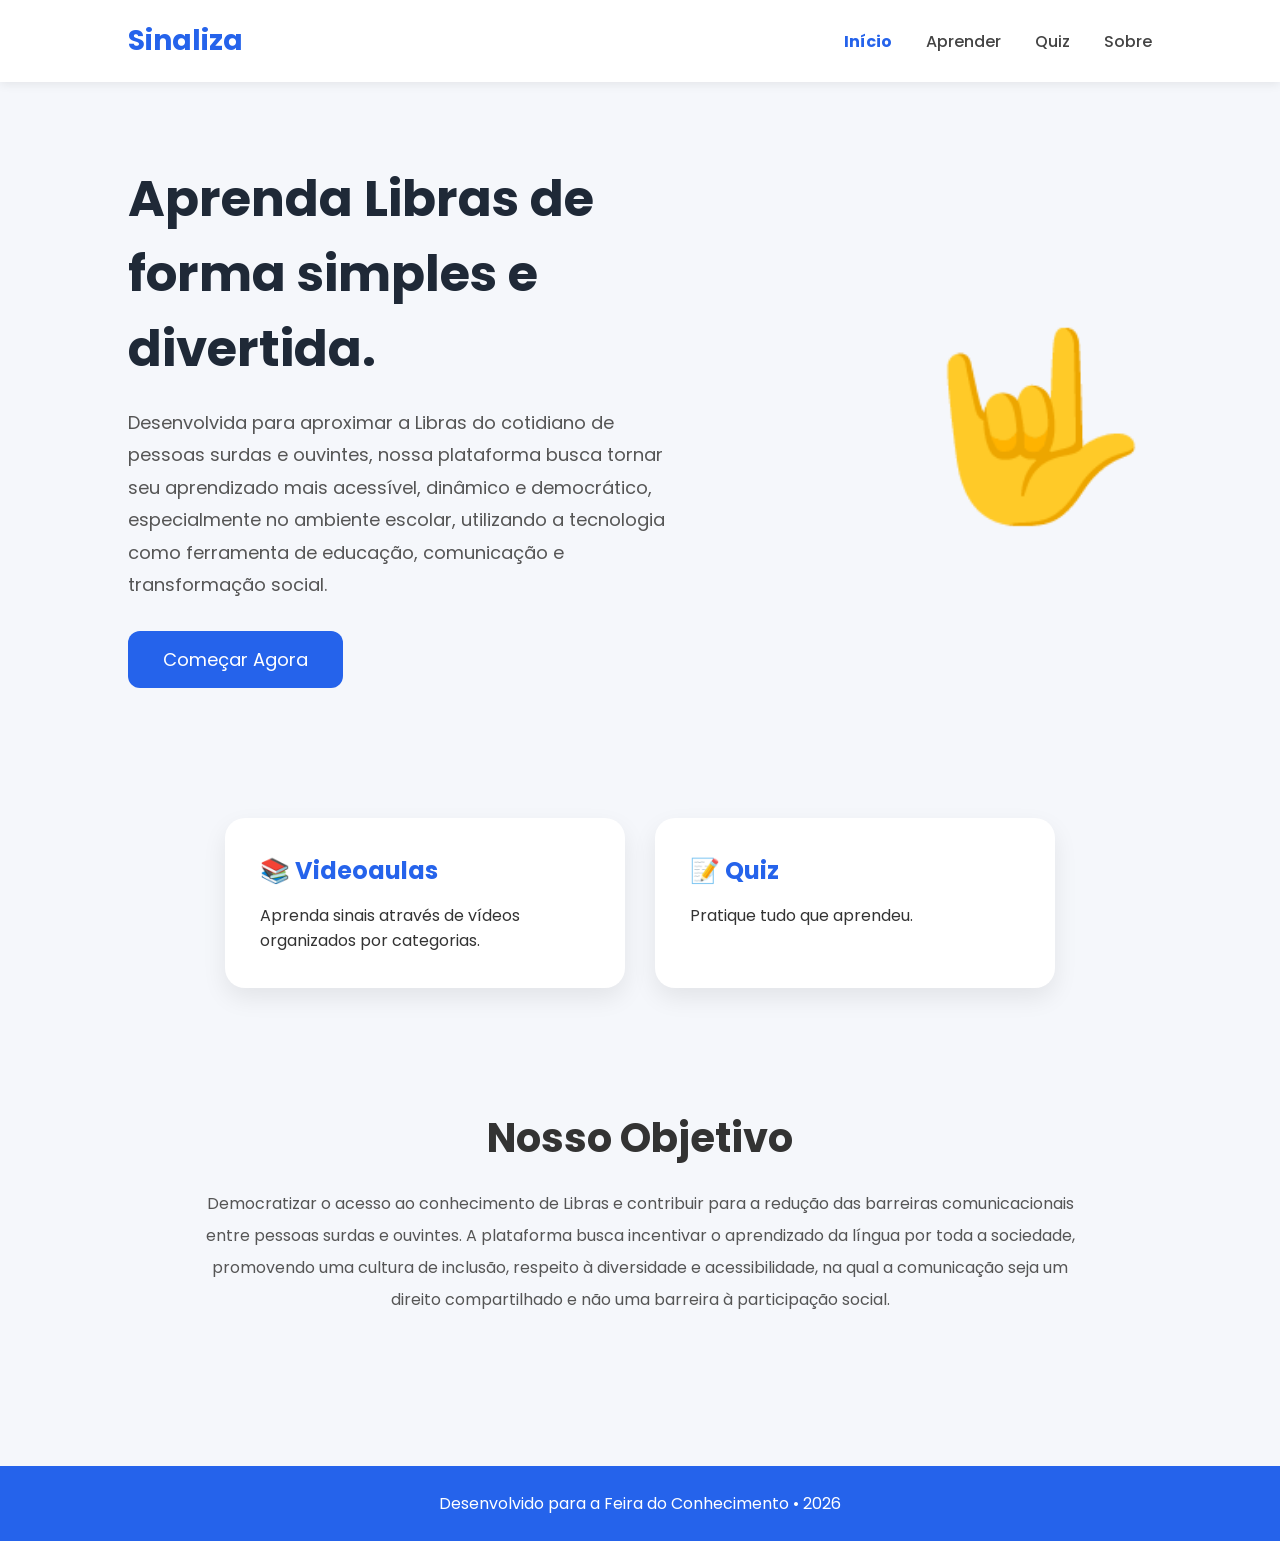
<file: index.html>
<!DOCTYPE html>
<html lang="pt-BR">
<head>
  <meta charset="UTF-8">
  <meta name="viewport" content="width=device-width, initial-scale=1.0">
  <title>Sinaliza</title>
  <link rel="stylesheet" href="css/style.css">
  <link href="https://fonts.googleapis.com/css2?family=Poppins:wght@300;400;500;600;700&display=swap" rel="stylesheet">
  <link rel="icon" href="data:image/svg+xml,<svg xmlns=%22http://www.w3.org/2000/svg%22 viewBox=%220 0 100 100%22><text y=%22.9em%22 font-size=%2290%22>🤟</text></svg>">
</head>
<body>
  <header>
    <div class="logo">Sinaliza</div>
    <nav>
      <a href="index.html" class="ativo">Início</a>
      <a href="aprender.html">Aprender</a>
      <a href="quiz.html">Quiz</a>
      <a href="sobre.html">Sobre</a>
      
    </nav>
  </header>

  <main>
    <section class="hero">
      <div class="hero-text">
        <h1>Aprenda Libras de forma simples e divertida.</h1>
        <p>Desenvolvida para aproximar a Libras do cotidiano de pessoas surdas e ouvintes, nossa plataforma busca tornar seu aprendizado mais acessível, dinâmico e democrático, especialmente no ambiente escolar, utilizando a tecnologia como ferramenta de educação, comunicação e transformação social.</p>
        <a href="aprender.html" class="btn">Começar Agora</a>
      </div>
      <div class="hero-image" aria-hidden="true">🤟</div>
    </section>

    <section class="cards">
      <div class="card">
        <h2>📚 Videoaulas</h2>
        <p>Aprenda sinais através de vídeos organizados por categorias.</p>
      </div>
      <div class="card">
        <h2>📝 Quiz</h2>
        <p>Pratique tudo que aprendeu.</p>
      </div>
    </section>

    <section class="objetivo">
      <h2>Nosso Objetivo</h2>
      <p>Democratizar o acesso ao conhecimento de Libras e contribuir para a redução das barreiras comunicacionais entre pessoas surdas e ouvintes. A plataforma busca incentivar o aprendizado da língua por toda a sociedade, promovendo uma cultura de inclusão, respeito à diversidade e acessibilidade, na qual a comunicação seja um direito compartilhado e não uma barreira à participação social.</p>
    </section>
  </main>

  <footer>Desenvolvido para a Feira do Conhecimento • 2026</footer>
</body>
</html>
</file>
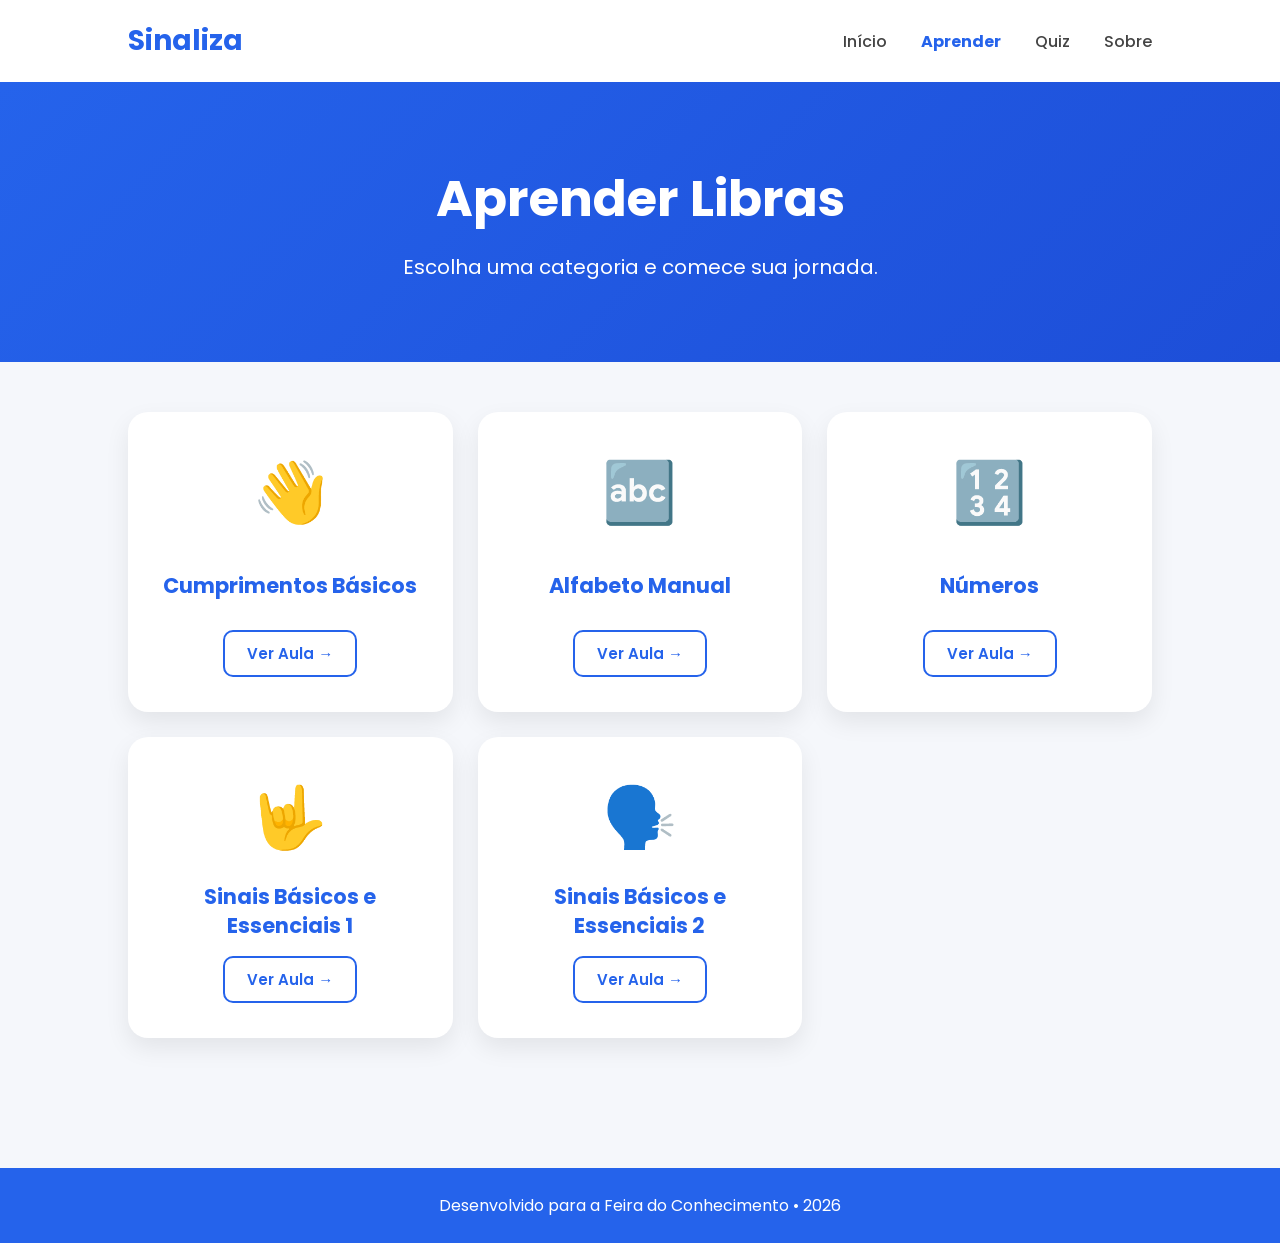
<file: aprender.html>
<!doctype html>
<html lang="pt-BR">
  <head>
    <meta charset="UTF-8" />
    <meta name="viewport" content="width=device-width, initial-scale=1.0" />
    <title>Sinaliza</title>
    <link rel="stylesheet" href="css/style.css" />
    <link
      href="https://fonts.googleapis.com/css2?family=Poppins:wght@300;400;500;600;700&display=swap"
      rel="stylesheet"
    />
    <link
      rel="icon"
      href="data:image/svg+xml,<svg xmlns=%22http://www.w3.org/2000/svg%22 viewBox=%220 0 100 100%22><text y=%22.9em%22 font-size=%2290%22>🤟</text></svg>"
    />
  </head>
  <body>
    <header>
      <div class="logo">Sinaliza</div>
      <nav>
        <a href="index.html">Início</a>
        <a href="aprender.html" class="ativo">Aprender</a>
        <a href="quiz.html">Quiz</a>
        <a href="sobre.html">Sobre</a>
      </nav>
    </header>

    <main>
      <section class="banner-aprender">
        <h1>Aprender Libras</h1>
        <p>Escolha uma categoria e comece sua jornada.</p>
      </section>

      <section class="categorias">
        <div class="categoria-card">
          <div class="icone">👋</div>
          <h2>Cumprimentos Básicos</h2>
          <button
            class="btn-comecar"
            type="button"
            onclick="abrirAula('Cumprimentos Básicos', 'P3mZL-tkJXI')"
          >
            Ver Aula →
          </button>
        </div>

        <div class="categoria-card">
          <div class="icone">🔤</div>
          <h2>Alfabeto Manual</h2>
          <button
            class="btn-comecar"
            type="button"
            onclick="abrirAula('Alfabeto Manual', 'B8aEUfzdYA0')"
          >
            Ver Aula →
          </button>
        </div>

        <div class="categoria-card">
          <div class="icone">🔢</div>
          <h2>Números</h2>
          <button
            class="btn-comecar"
            type="button"
            onclick="abrirAula('Números', 'KcTU2q_OH3o')"
          >
            Ver Aula →
          </button>
        </div>

        <div class="categoria-card">
          <div class="icone">🤟</div>
          <h2>Sinais Básicos e Essenciais 1</h2>
          <button
            class="btn-comecar"
            type="button"
            onclick="abrirAula('Sinais Básicos e Essenciais 1', 'll2XzgChfO4')"
          >
            Ver Aula →
          </button>
        </div>

        <div class="categoria-card">
          <div class="icone">🗣️</div>
          <h2>Sinais Básicos e Essenciais 2</h2>
          <button
            class="btn-comecar"
            type="button"
            onclick="abrirAula('Sinais Básicos e Essenciais 2', 'cStPwyRMb3c')"
          >
            Ver Aula →
          </button>
        </div>
      </section>
      <!-- MODAL DA AULA -->
      <div id="modalAula" class="modal">
        <div class="modal-conteudo">
          <button class="fechar-modal" onclick="fecharAula()">×</button>

          <h2 id="tituloAula">Título da aula</h2>

          <iframe
            id="videoAula"
            src=""
            title="Vídeo da aula"
            frameborder="0"
            allow="
              accelerometer;
              autoplay;
              clipboard-write;
              encrypted-media;
              gyroscope;
              picture-in-picture;
            "
            allowfullscreen
          >
          </iframe>

          <p id="descricaoAula">
            Assista à aula para aprender os sinais básicos de Libras.
          </p>
        </div>
      </div>
    </main>

    <footer>Desenvolvido para a Feira do Conhecimento • 2026</footer>
    <script>
      function abrirAula(titulo, videoId) {
        document.getElementById("tituloAula").textContent = titulo;

        const videoAula = document.getElementById("videoAula");

        videoAula.src = `https://www.youtube.com/embed/${videoId}`;

        document.getElementById("modalAula").classList.add("aberto");

        document.body.style.overflow = "hidden";
      }

      function fecharAula() {
        const modal = document.getElementById("modalAula");
        const videoAula = document.getElementById("videoAula");

        // Para o vídeo ao fechar
        videoAula.src = "";

        modal.classList.remove("aberto");

        document.body.style.overflow = "";
      }
    </script>
  </body>
</html>
</file>
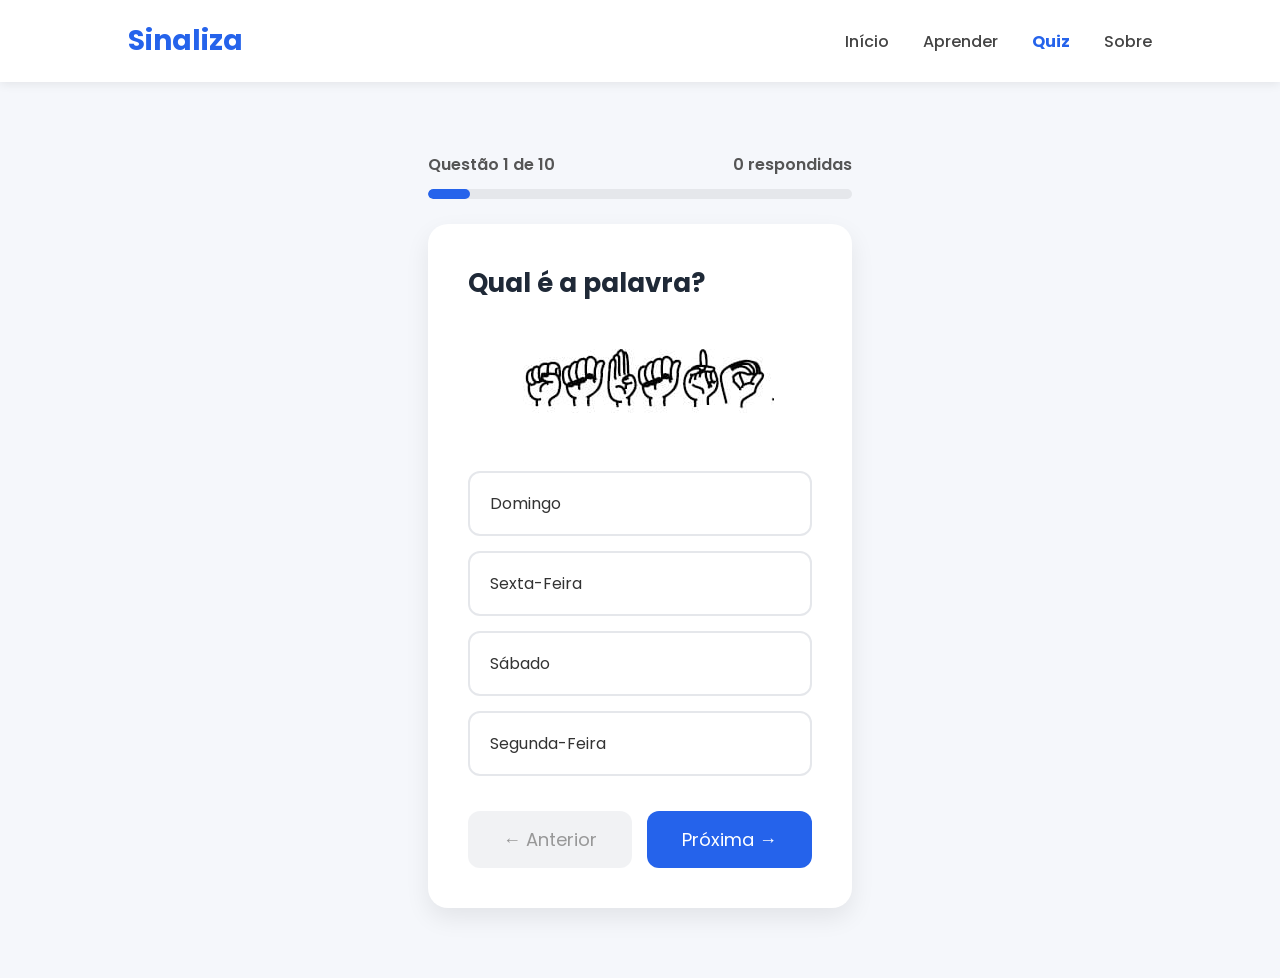
<file: quiz.html>
<!doctype html>
<html lang="pt-BR">
  <head>
    <meta charset="UTF-8" />
    <meta name="viewport" content="width=device-width, initial-scale=1.0" />
    <title>Sinaliza</title>
    <link rel="stylesheet" href="css/style.css" />
    <link
      href="https://fonts.googleapis.com/css2?family=Poppins:wght@300;400;500;600;700&display=swap"
      rel="stylesheet"
    />
    <link
      rel="icon"
      href="data:image/svg+xml,<svg xmlns=%22http://www.w3.org/2000/svg%22 viewBox=%220 0 100 100%22><text y=%22.9em%22 font-size=%2290%22>🤟</text></svg>"
    />
  </head>
  <body>
    <header>
      <div class="logo">Sinaliza</div>
      <nav>
        <a href="index.html">Início</a>
        <a href="aprender.html">Aprender</a>
        <a href="quiz.html" class="ativo">Quiz</a>
        <a href="sobre.html">Sobre</a>
      </nav>
    </header>

    <main class="quiz-container">
      <div class="quiz-topo">
        <span id="numeroQuestao">Questão 1 de 5</span>
        <span id="respondidas">0 respondidas</span>
      </div>

      <div class="quiz-progresso" aria-label="Progresso do quiz">
        <div id="barraQuiz"></div>
      </div>

      <section class="quiz">
        <h1 id="pergunta"></h1>
        <div id="imagemPergunta"></div>
        <div id="respostas"></div>

        <div class="navegacao-quiz">
          <button id="anterior" class="btn-secundario" type="button">
            ← Anterior
          </button>
          <button id="proxima" type="button">Próxima →</button>
        </div>
      </section>

      <section class="resultado" id="resultado">
        <h1>🎉 Quiz Finalizado!</h1>
        <h2 id="pontuacao"></h2>
        <p id="mensagemResultado"></p>
        <button id="refazer" type="button">Refazer Quiz</button>
      </section>
    </main>

    <div class="modal-overlay" id="modalAviso">
      <div class="modal-aviso">
        <div class="modal-icone">⚠️</div>

        <h2>Questão não respondida</h2>

        <p>Selecione uma alternativa antes de continuar.</p>

        <button id="fecharModal">Entendi</button>
      </div>

      <script src="js/quiz.js"></script>
    </div>
  </body>
</html>
</file>
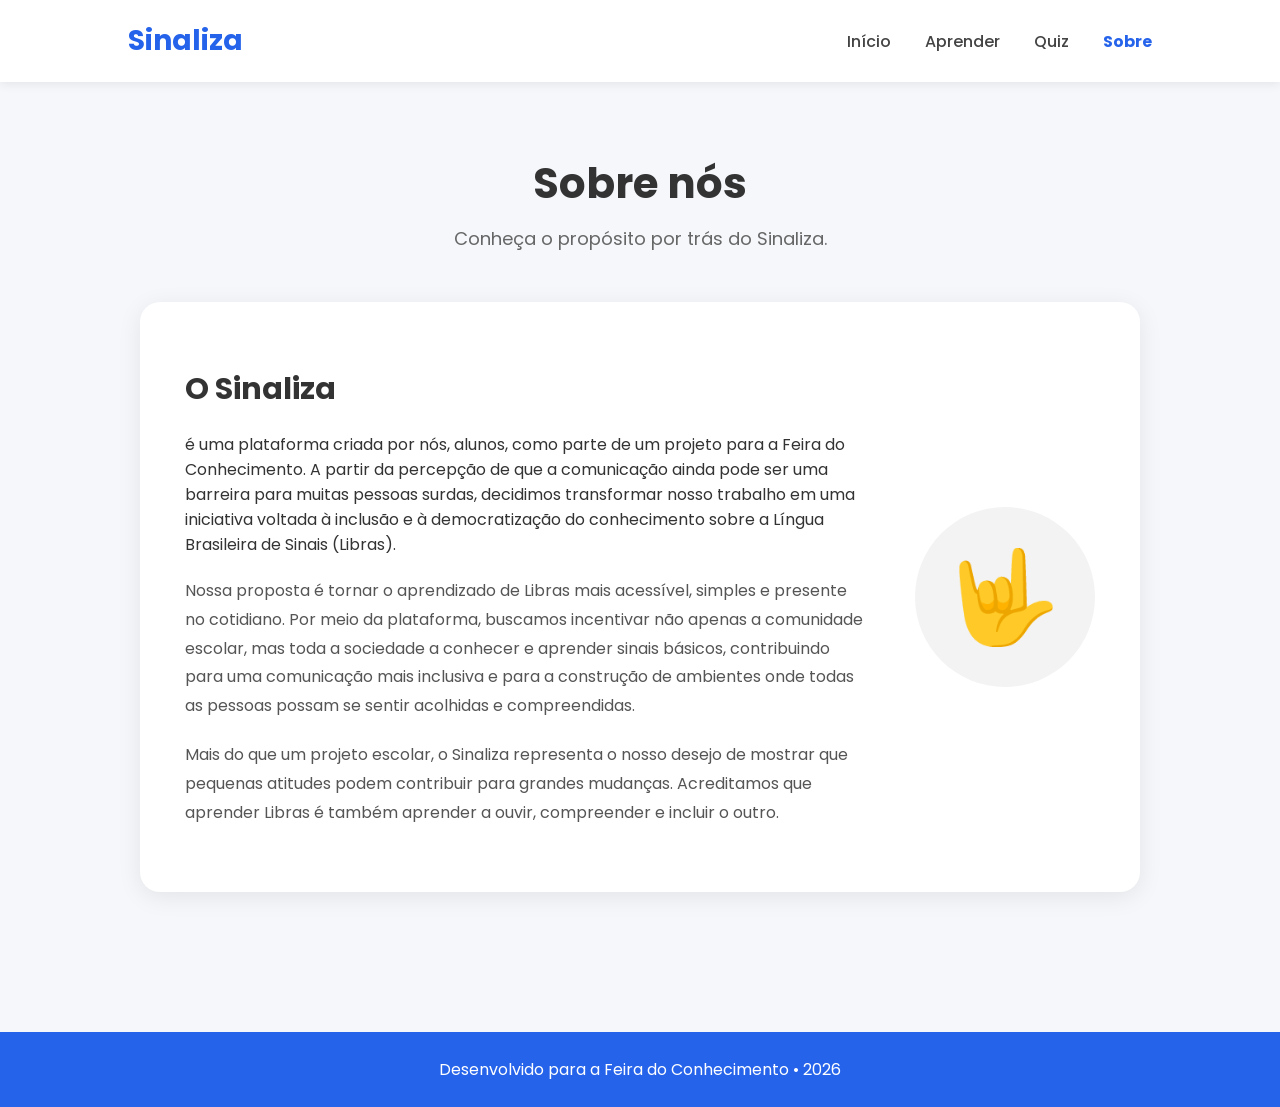
<file: sobre.html>
<!DOCTYPE html>
<html lang="pt-BR">
<head>
  <meta charset="UTF-8">
  <meta name="viewport" content="width=device-width, initial-scale=1.0">

  <title>Sinaliza</title>

  <link rel="stylesheet" href="css/style.css">

  <link href="https://fonts.googleapis.com/css2?family=Poppins:wght@300;400;500;600;700&display=swap" rel="stylesheet">

  <link rel="icon" href="data:image/svg+xml,<svg xmlns=%22http://www.w3.org/2000/svg%22 viewBox=%220 0 100 100%22><text y=%22.9em%22 font-size=%2290%22>🤟</text></svg>">
</head>

<body>

  <header>
    <div class="logo">Sinaliza</div>

    <nav>
      <a href="index.html">Início</a>
      <a href="aprender.html">Aprender</a>
      <a href="quiz.html">Quiz</a>
      <a href="sobre.html" class="ativo">Sobre</a>
    </nav>
  </header>

  <main>

    <section class="banner-sobre">
      <h1>Sobre nós</h1>
      <p>Conheça o propósito por trás do Sinaliza.</p>
    </section>

    <section class="sobre-conteudo">

      <div class="sobre-texto">

        

        <p>
         <h2>O Sinaliza</h2> é uma plataforma criada por nós, alunos, como parte de um projeto para a Feira do Conhecimento. A partir da percepção de que a comunicação ainda pode ser uma barreira para muitas pessoas surdas, decidimos transformar nosso trabalho em uma iniciativa voltada à inclusão e à democratização do conhecimento sobre a Língua Brasileira de Sinais (Libras).
        </p>

        <p>
          Nossa proposta é tornar o aprendizado de Libras mais acessível, simples e presente no cotidiano. Por meio da plataforma, buscamos incentivar não apenas a comunidade escolar, mas toda a sociedade a conhecer e aprender sinais básicos, contribuindo para uma comunicação mais inclusiva e para a construção de ambientes onde todas as pessoas possam se sentir acolhidas e compreendidas.
        </p>

        <p>
          Mais do que um projeto escolar, o Sinaliza representa o nosso desejo de mostrar que pequenas atitudes podem contribuir para grandes mudanças. Acreditamos que aprender Libras é também aprender a ouvir, compreender e incluir o outro.
        </p>

      </div>

      <div class="sobre-icone">
        🤟
      </div>

    </section>

  </main>

  <footer>
    Desenvolvido para a Feira do Conhecimento • 2026
  </footer>

</body>
</html>
</file>
<file: css/style.css>
/* =========================
   Base
========================= */

* {
  margin: 0;
  padding: 0;
  box-sizing: border-box;
}

body {
  min-height: 100vh;
  display: flex;
  flex-direction: column;
  background: #f5f7fb;
  color: #333;
  font-family: "Poppins", sans-serif;
}

main {
  flex: 1;
}

a {
  text-decoration: none;
}

button,
.btn {
  font: inherit;
}

button {
  border: 0;
  cursor: pointer;
}

/* =========================
   Cabeçalho
========================= */

header {
  display: flex;
  align-items: center;
  justify-content: space-between;
  padding: 20px 10%;
  background: #fff;
  box-shadow: 0 2px 10px rgba(0, 0, 0, 0.08);
}

.logo {
  color: #2563eb;
  font-size: 28px;
  font-weight: 700;
}

nav a {
  margin-left: 30px;
  color: #444;
  font-weight: 500;
  transition: color 0.3s;
}

nav a:hover,
nav a.ativo {
  color: #2563eb;
}

nav a.ativo {
  font-weight: 700;
}

/* =========================
   Botões
========================= */

.btn,
button:not(.btn-comecar):not(.opcao):not(.btn-secundario) {
  display: inline-flex;
  align-items: center;
  justify-content: center;
  padding: 15px 35px;
  border-radius: 12px;
  background: #2563eb;
  color: #fff;
  font-size: 18px;
  transition: 0.3s;
}

.btn:hover,
button:not(.btn-comecar):not(.opcao):not(.btn-secundario):hover {
  background: #1d4ed8;
  transform: translateY(-3px);
}

/* =========================
   Página inicial
========================= */

.hero {
  display: flex;
  align-items: center;
  justify-content: space-between;
  gap: 40px;
  padding: 80px 10%;
}

.hero-text {
  width: 55%;
}

.hero-text h1 {
  margin-bottom: 20px;
  color: #1f2937;
  font-size: 50px;
}

.hero-text p {
  margin-bottom: 30px;
  color: #555;
  font-size: 18px;
  line-height: 1.8;
}

.hero-image {
  font-size: 180px;
  animation: flutuar 2s infinite alternate;
}

@keyframes flutuar {
  to {
    transform: translateY(-18px);
  }
}

.cards {
  display: grid;
  grid-template-columns: repeat(2, 400px);
  justify-content: center;
  gap: 30px;
  padding: 50px 10%;
}

.card,
.categoria-card,
.quiz,
.nivel,
.resultado {
  background: #fff;
  box-shadow: 0 10px 25px rgba(0, 0, 0, 0.08);
}

.card {
  padding: 35px;
  border-radius: 20px;
  transition: transform 0.3s;
}

.card:hover {
  transform: translateY(-8px);
}

.card h2 {
  margin-bottom: 15px;
  color: #2563eb;
}

.objetivo {
  padding: 70px 10%;
  text-align: center;
}

.objetivo h2 {
  margin-bottom: 20px;
  font-size: 40px;
}

.objetivo p {
  max-width: 900px;
  margin: auto;
  color: #555;
  line-height: 2;
}

/* =========================
   Página Aprender
========================= */

.banner-aprender {
  padding: 80px 20px;
  background: linear-gradient(135deg, #2563eb, #1d4ed8);
  color: #fff;
  text-align: center;
}

.banner-aprender h1 {
  margin-bottom: 15px;
  font-size: 50px;
}

.banner-aprender p {
  font-size: 20px;
}

.categorias {
  display: grid;
  grid-template-columns: repeat(auto-fit, minmax(240px, 1fr));
  gap: 25px;
  padding: 50px 10%;
}

.categoria-card {
  min-height: 285px;
  display: flex;
  flex-direction: column;
  align-items: center;
  padding: 35px 25px;
  border-radius: 20px;
  text-align: center;
  transition:
    transform 0.3s,
    box-shadow 0.3s;
}

.categoria-card:hover {
  transform: translateY(-8px);
  box-shadow: 0 14px 30px rgba(0, 0, 0, 0.12);
}

.icone {
  margin-bottom: 20px;
  font-size: 60px;
}

.categoria-card h2 {
  min-height: 58px;
  display: flex;
  align-items: center;
  justify-content: center;
  margin-bottom: 15px;
  color: #2563eb;
  font-size: 21px;
  line-height: 1.4;
}

.btn-comecar {
  margin-top: auto;
  padding: 10px 22px;
  border: 2px solid #2563eb;
  border-radius: 10px;
  background: transparent;
  color: #2563eb;
  font-size: 15px;
  font-weight: 600;
  transition: 0.25s;
}

.btn-comecar:hover {
  background: #2563eb;
  color: #fff;
  transform: translateY(-2px);
}

/* =========================
   Quiz
========================= */

.quiz-container {
  max-width: 850px;
  margin: 50px auto;
  padding: 20px;
}

.quiz-topo {
  display: flex;
  justify-content: space-between;
  margin-bottom: 12px;
  color: #555;
  font-weight: 600;
}

.quiz-progresso {
  height: 10px;
  margin-bottom: 25px;
  overflow: hidden;
  border-radius: 20px;
  background: #e5e7eb;
}

#barraQuiz {
  width: 20%;
  height: 100%;
  border-radius: 20px;
  background: #2563eb;
  transition: width 0.3s;
}

.quiz {
  padding: 40px;
  border-radius: 20px;
}

.quiz h1 {
  margin-bottom: 30px;
  color: #1f2937;
  font-size: 26px;
}

#respostas {
  display: flex;
  flex-direction: column;
  gap: 15px;
}

.opcao {
  width: 100%;
  padding: 18px 20px;
  border: 2px solid #e5e7eb;
  border-radius: 12px;
  background: #fff;
  color: #333;
  font-size: 16px;
  text-align: left;
  transition: 0.2s;
}

.opcao:hover,
.opcao.selecionada {
  border-color: #2563eb;
}

.opcao:hover {
  background: #eff6ff;
}

.opcao.selecionada {
  background: #dbeafe;
  color: #1d4ed8;
  font-weight: 600;
}

.navegacao-quiz {
  display: flex;
  justify-content: space-between;
  gap: 15px;
  margin-top: 35px;
}

.btn-secundario {
  padding: 15px 35px;
  border-radius: 12px;
  background: #e5e7eb;
  color: #333;
  font-size: 18px;
  transition: 0.3s;
}

.btn-secundario:hover {
  background: #d1d5db;
}

.btn-secundario:disabled {
  opacity: 0.5;
  cursor: not-allowed;
  transform: none;
}

.resultado {
  display: none;
  padding: 60px 40px;
  border-radius: 20px;
  text-align: center;
}

.resultado h1 {
  margin-bottom: 20px;
  font-size: 36px;
}

.resultado h2 {
  margin-bottom: 15px;
  color: #2563eb;
}

.resultado p {
  margin-bottom: 30px;
  color: #666;
}

/* =========================
   Rodapé
========================= */

footer {
  margin-top: 80px;
  padding: 25px;
  background: #2563eb;
  color: #fff;
  text-align: center;
}

/* =========================
   Responsividade
========================= */

@media (max-width: 900px) {
  header {
    padding: 20px 5%;
  }

  nav a {
    margin-left: 15px;
  }

  .hero {
    flex-direction: column;
    padding: 60px 5%;
    text-align: center;
  }

  .hero-text {
    width: 100%;
  }

  .hero-text h1,
  .banner-aprender h1 {
    font-size: 35px;
  }

  .hero-image {
    margin-top: 20px;
    font-size: 120px;
  }

  .cards {
    grid-template-columns: 1fr;
    padding: 40px 5%;
  }

  .categorias {
    padding: 40px 5%;
  }

  .objetivo {
    padding: 50px 5%;
  }
}

@media (max-width: 600px) {
  header {
    flex-direction: column;
    gap: 15px;
  }

  nav a {
    margin: 0 7px;
    font-size: 14px;
  }

  .quiz-container {
    margin: 30px auto;
    padding: 15px;
  }

  .quiz {
    padding: 25px;
  }

  .quiz h1 {
    font-size: 21px;
  }

  .navegacao-quiz {
    flex-direction: column;
  }

  .navegacao-quiz button {
    width: 100%;
  }
}
#imagemPergunta {
  display: flex;
  justify-content: center;
  align-items: center;
  margin: 20px 0;
}

#imagemPergunta img {
  max-width: 350px;
  max-height: 350px;
  object-fit: contain;
  border-radius: 12px;
}
/* MODAL DE AVISO */

.modal-overlay {
  position: fixed;
  inset: 0;

  display: none;
  align-items: center;
  justify-content: center;

  background: rgba(0, 0, 0, 0.45);

  z-index: 9999;
}

.modal-overlay.ativo {
  display: flex;
}

.modal-aviso {
  width: 90%;
  max-width: 400px;

  padding: 35px 30px;

  background: #fff;

  border-radius: 20px;

  text-align: center;

  box-shadow: 0 15px 40px rgba(0, 0, 0, 0.2);

  animation: aparecerModal 0.2s ease;
}

.modal-icone {
  font-size: 42px;

  margin-bottom: 15px;
}

.modal-aviso h2 {
  margin-bottom: 10px;

  color: #1f2937;

  font-size: 22px;
}

.modal-aviso p {
  margin-bottom: 25px;

  color: #6b7280;

  font-size: 15px;
}

.modal-aviso button {
  padding: 12px 28px;

  border: none;

  border-radius: 10px;

  background: #2563eb;

  color: white;

  font-size: 15px;

  font-weight: 600;

  cursor: pointer;

  transition: 0.2s;
}

.modal-aviso button:hover {
  background: #1d4ed8;

  transform: translateY(-2px);
}

@keyframes aparecerModal {
  from {
    opacity: 0;
    transform: scale(0.9);
  }

  to {
    opacity: 1;
    transform: scale(1);
  }
}
/* =========================
   MODAL DAS AULAS
========================= */

.modal {
  display: none;

  position: fixed;
  inset: 0;

  z-index: 9999;

  background: rgba(0, 0, 0, 0.7);

  justify-content: center;
  align-items: center;

  padding: 20px;
}

.modal.aberto {
  display: flex;
}

.modal-conteudo {
  position: relative;

  width: 100%;
  max-width: 850px;

  background: white;

  border-radius: 20px;

  padding: 30px;

  box-shadow: 0 10px 40px rgba(0, 0, 0, 0.3);

  animation: aparecerModal 0.25s ease;
}

@keyframes aparecerModal {
  from {
    opacity: 0;
    transform: scale(0.9);
  }

  to {
    opacity: 1;
    transform: scale(1);
  }
}

.modal-conteudo h2 {
  margin: 0 45px 20px 0;

  font-size: 28px;

  color: #222;
}

/* BOTÃO FECHAR */

.fechar-modal {
  position: absolute;

  top: 12px;
  right: 18px;

  border: none;
  background: transparent;

  font-size: 35px;

  color: #555;

  cursor: pointer;

  line-height: 1;
}

.fechar-modal:hover {
  color: #000;
}

/* VÍDEO */

#videoAula {
  width: 100%;
  height: 550px;
  display: block;
  border-radius: 12px;
  background: #000;
}

/* DESCRIÇÃO */

#descricaoAula {
  margin-top: 20px;

  color: #555;

  font-size: 16px;

  line-height: 1.6;
}

/* CELULAR */

@media (max-width: 600px) {
  .modal {
    padding: 10px;
  }

  .modal-conteudo {
    padding: 20px;

    border-radius: 15px;
  }

  .modal-conteudo h2 {
    font-size: 22px;
  }

  #videoAula {
    border-radius: 8px;
  }

  #descricaoAula {
    font-size: 14px;
  }
}
/* =========================
   PÁGINA SOBRE
========================= */

.banner-sobre {
  text-align: center;
  padding: 70px 20px 50px;
}

.banner-sobre h1 {
  margin: 0;
  font-size: 42px;
  font-weight: 700;
}

.banner-sobre p {
  margin-top: 10px;
  font-size: 18px;
  color: #666;
}

.sobre-conteudo {
  width: 90%;
  max-width: 1000px;
  margin: 0 auto 60px;

  display: flex;
  align-items: center;
  gap: 50px;

  background: white;
  padding: 45px;

  border-radius: 20px;

  box-shadow: 0 5px 25px rgba(0, 0, 0, 0.08);
}

.sobre-texto {
  flex: 1;
}

.sobre-texto h2 {
  margin-top: 0;
  margin-bottom: 20px;

  font-size: 30px;
}

.sobre-texto p {
  color: #555;

  font-size: 16px;
  line-height: 1.8;

  margin-bottom: 20px;
}

.sobre-icone {
  width: 180px;
  height: 180px;

  flex-shrink: 0;

  display: flex;
  align-items: center;
  justify-content: center;

  font-size: 90px;

  background: #f3f3f3;

  border-radius: 50%;
}

/* CELULAR */

@media (max-width: 700px) {
  .banner-sobre {
    padding: 45px 20px 30px;
  }

  .banner-sobre h1 {
    font-size: 32px;
  }

  .banner-sobre p {
    font-size: 16px;
  }

  .sobre-conteudo {
    width: 85%;

    padding: 25px;

    flex-direction: column;

    gap: 30px;
  }

  .sobre-texto h2 {
    font-size: 26px;
  }

  .sobre-texto p {
    font-size: 15px;
    line-height: 1.7;
  }

  .sobre-icone {
    width: 130px;
    height: 130px;

    font-size: 65px;

    order: -1;
  }
}
</file>
